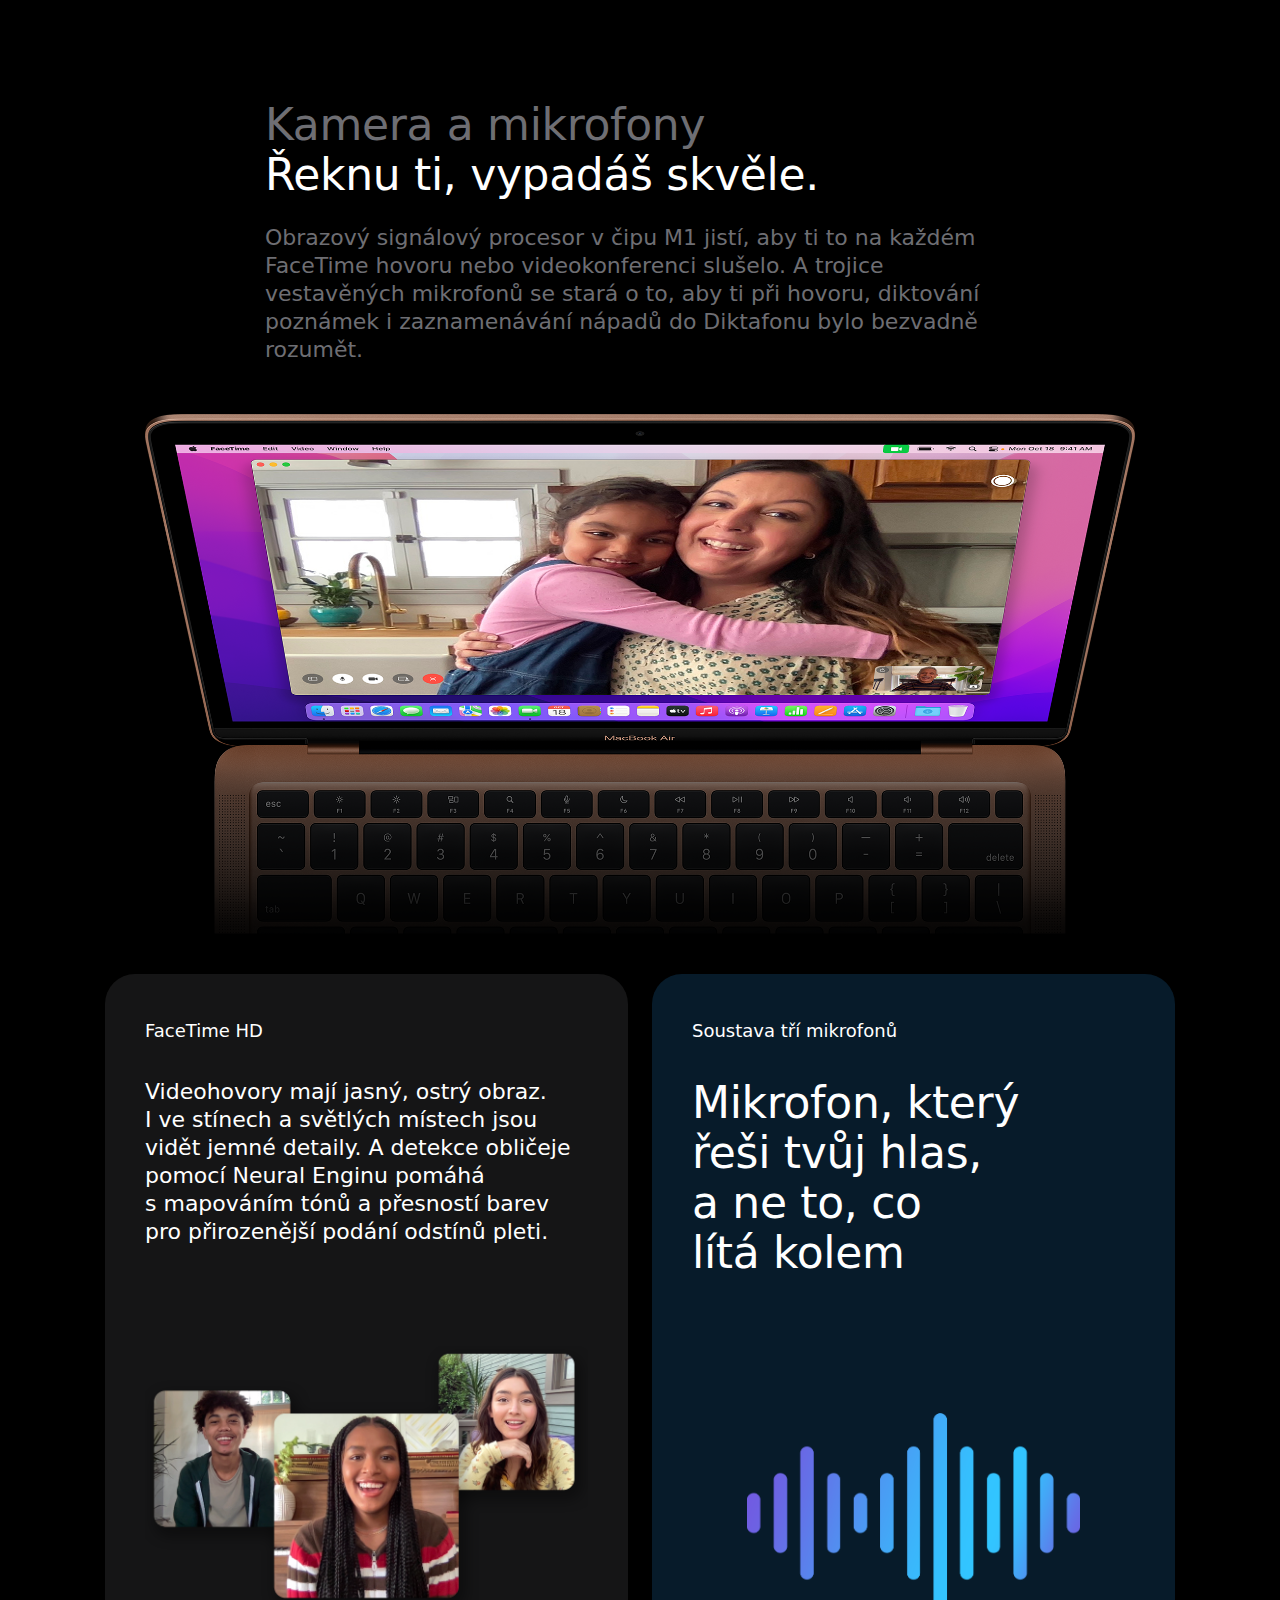
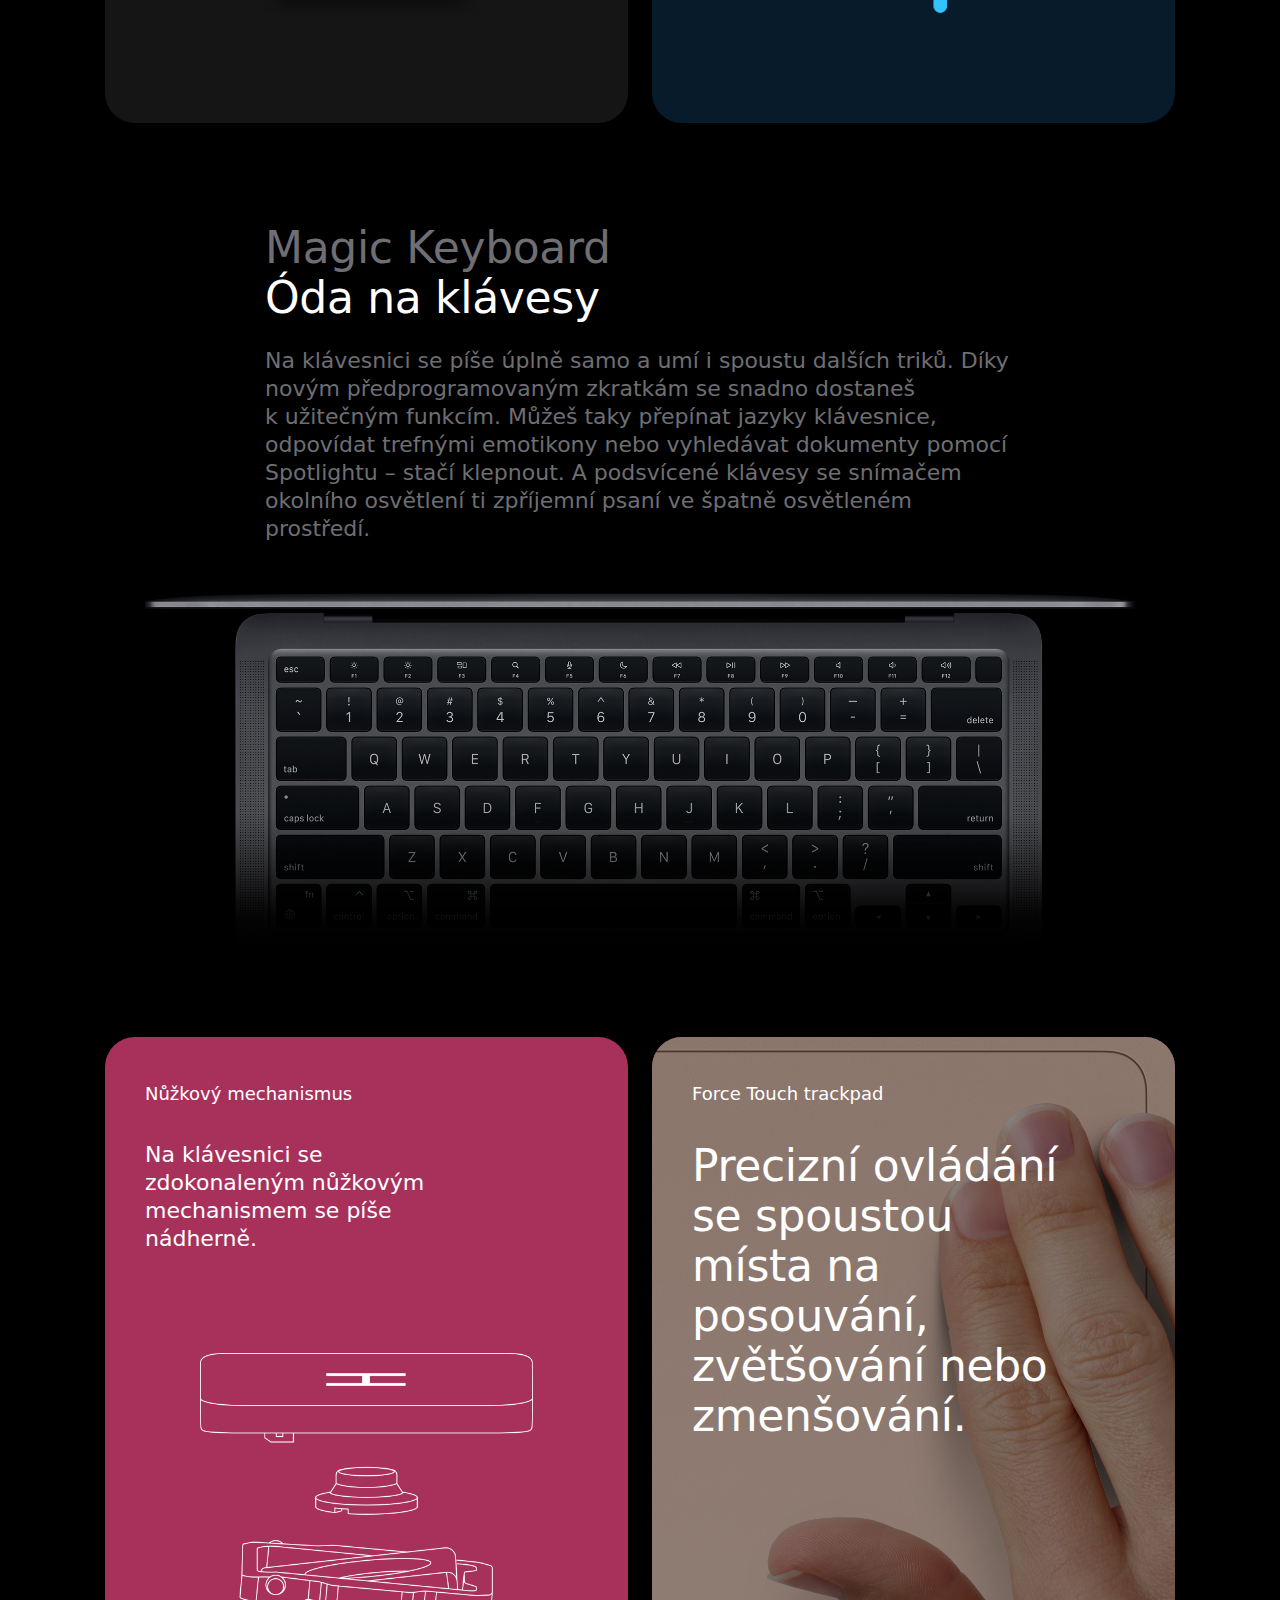
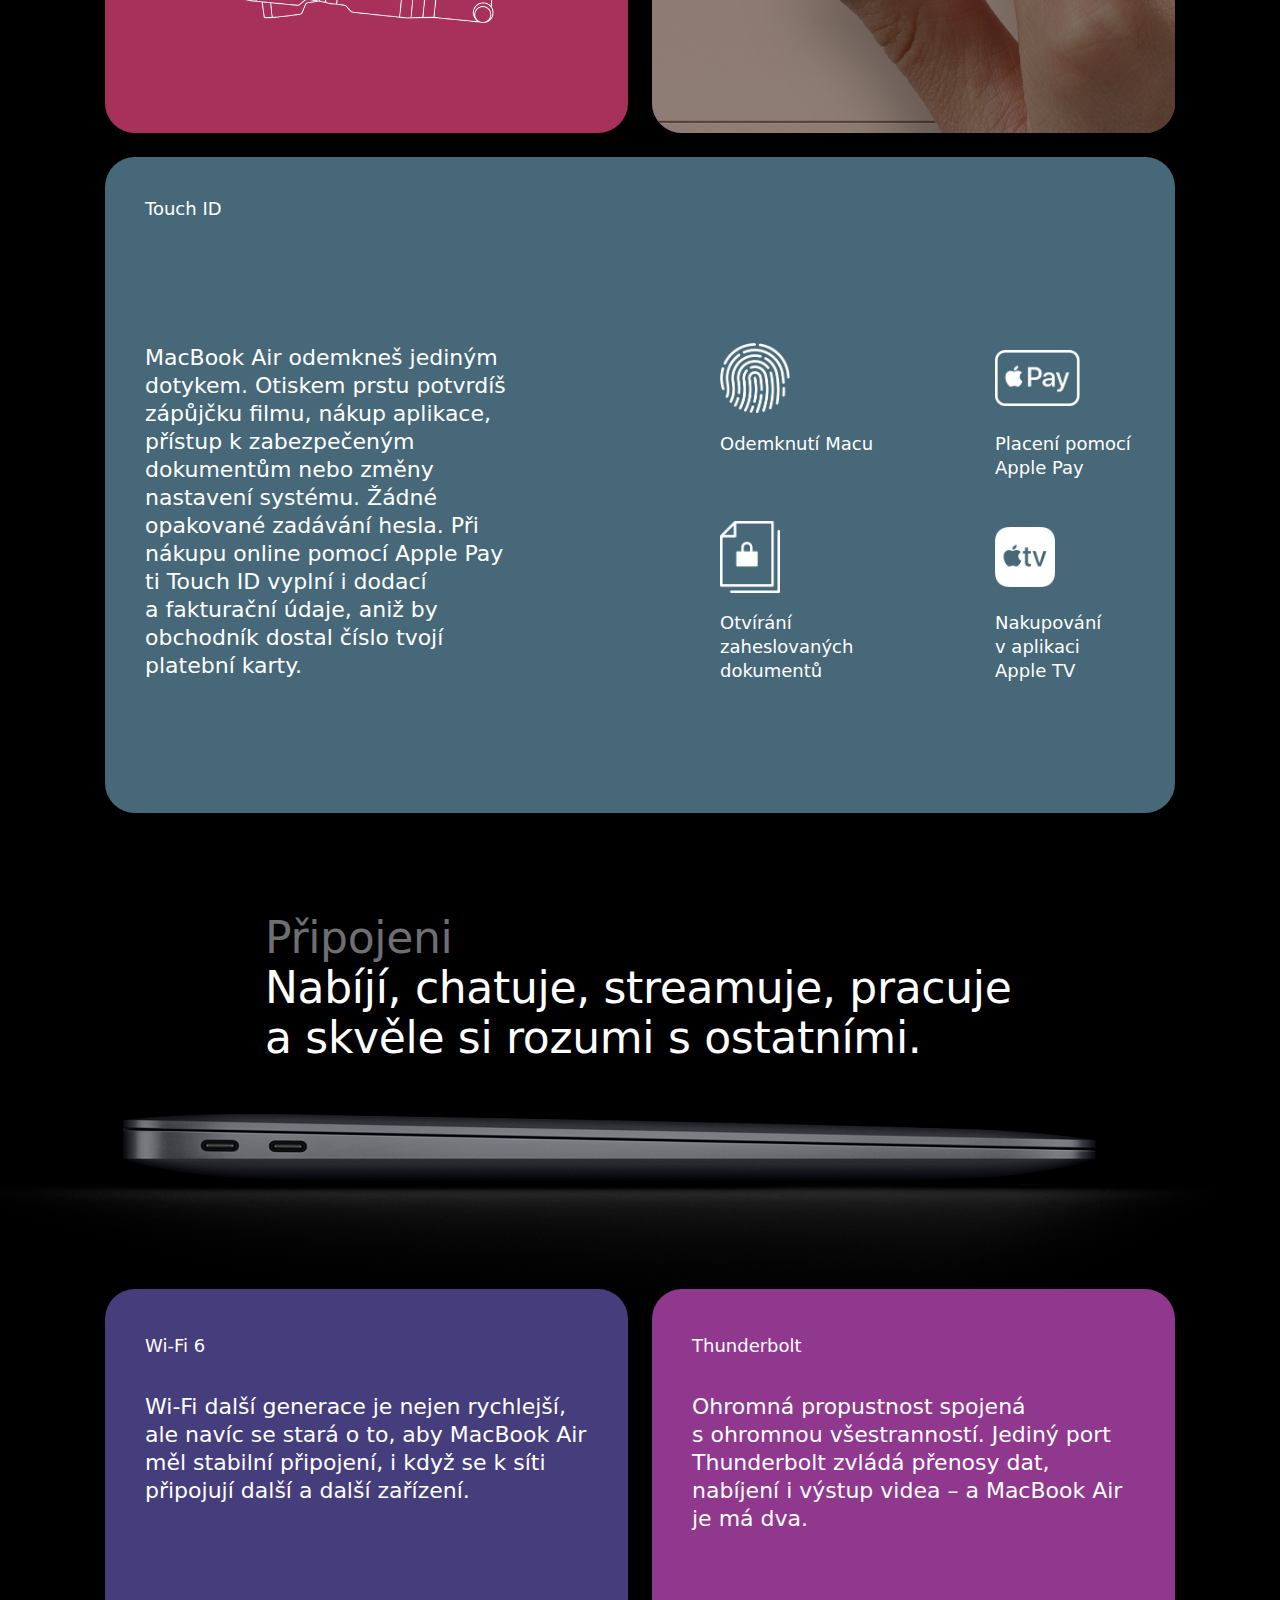
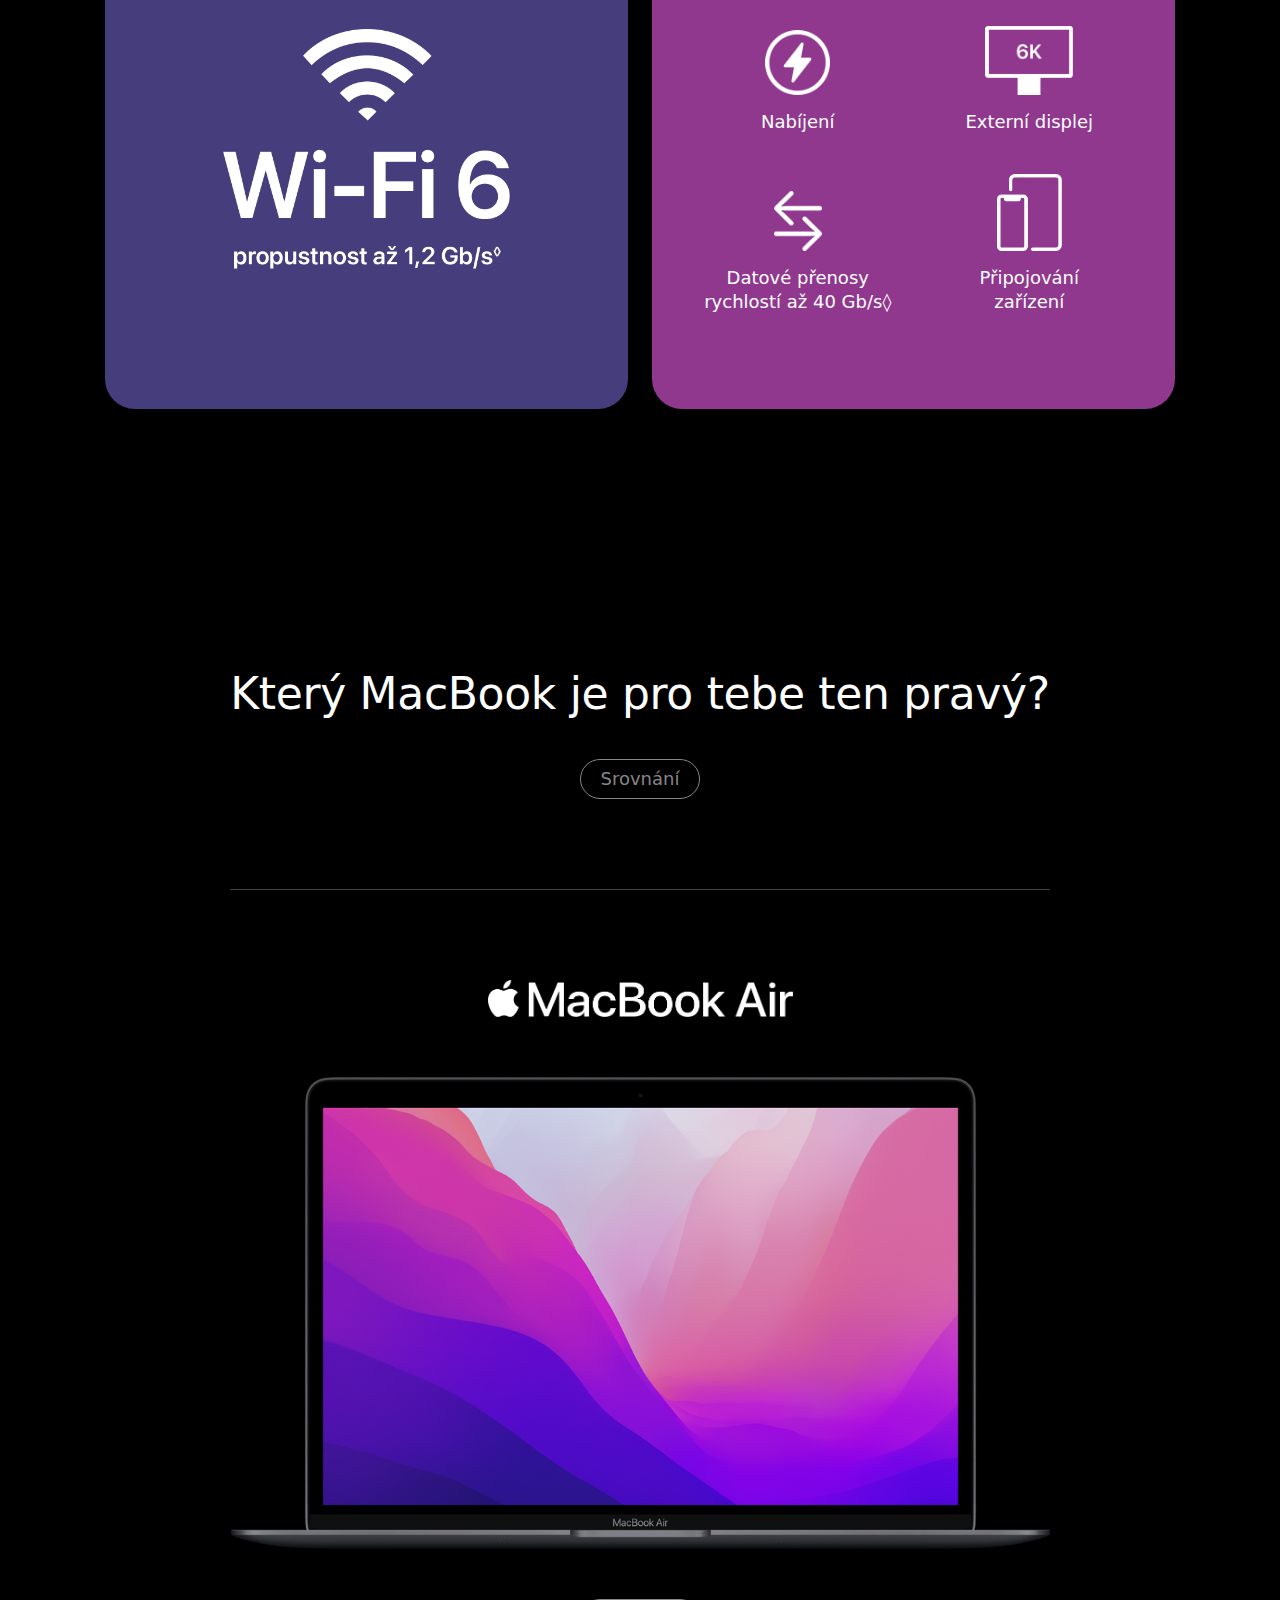
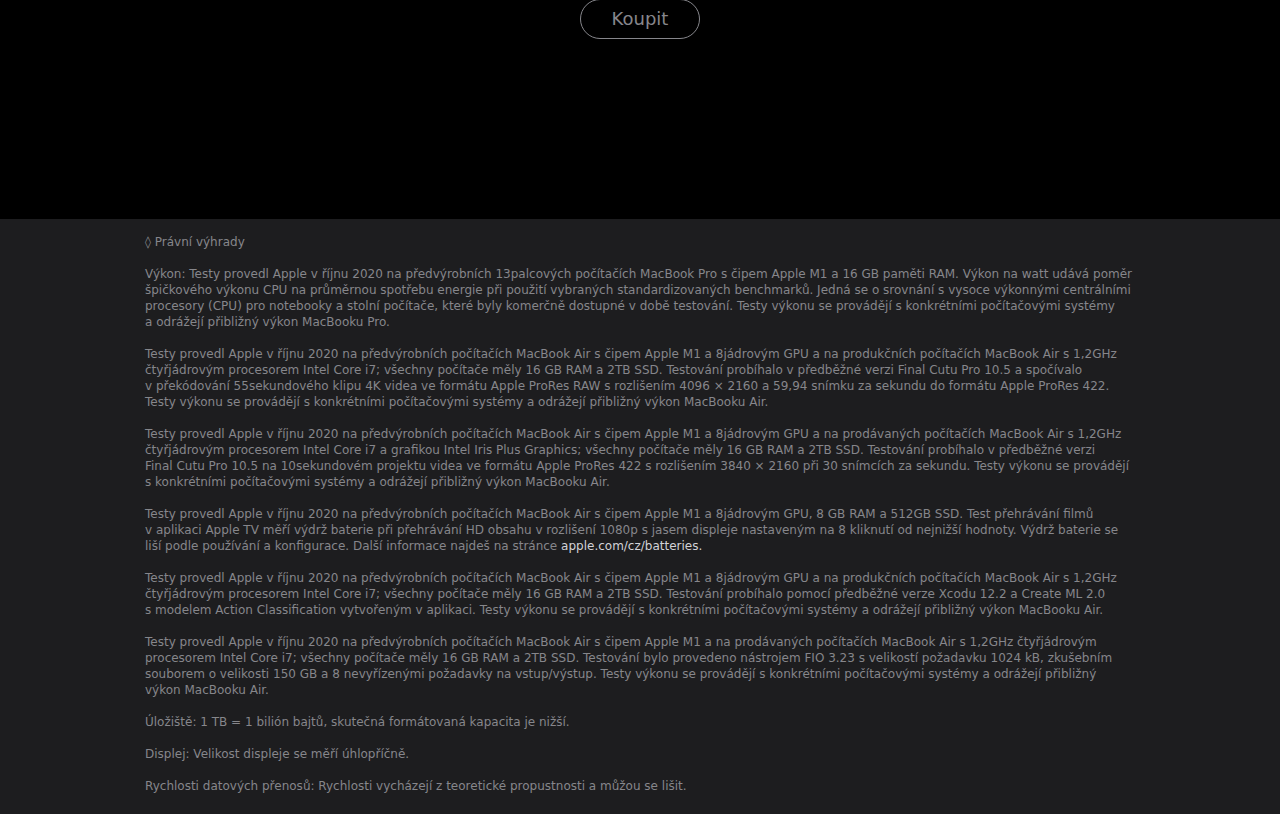
<file: macBookAir-2/index.html>
<!DOCTYPE html>
<html lang="en">

<head>
  <meta charset="UTF-8" />
  <meta http-equiv="X-UA-Compatible" content="IE=edge" />
  <meta name="viewport" content="width=device-width, initial-scale=1.0" />
  <link rel="stylesheet" href="css/main.css" />
  <title>CZCS_MacBookAir_M1_Q322_Web_Marketing_Page_Large_2</title>
</head>

<body>
  <main class="main">
    <!-- hero start
    =========================================== -->
    <section class="hero">
      <div class="auto__container">
        <div class="hero__inner">
          <div class="hero__inner-content">
            <h1>
              <span>
                Kamera <br> a mikrofony
              </span>
              Řeknu ti, <br> vypadáš skvěle.
            </h1>
            <p class="mid">
              Obrazový signálový procesor <br> v čipu M1 jistí, aby ti to na <br>každém FaceTime hovoru <br> nebo videokonferenci <br>
              slušelo. A trojice vestavěných <br> mikrofonů se stará o to, <br>aby ti při hovoru, diktování <br> poznámek
              i zaznamenávání <br> nápadů do Diktafonu bylo <br> bezvadně rozumět.
            </p>
          </div>

          <div class="hero__inner-image">
            <img src="./images/hero.png" alt="">
          </div>
        </div>
      </div>
    </section>
    <!-- hero end
    =========================================== -->
    <!-- intro start
    =========================================== -->
    <section class="intro">
      <div class="auto__container">
        <div class="intro__inner">
          <div class="intro__inner-row">
            <div class="intro__inner-col">
              <div class="intro__inner-title">
                <h6>
                  FaceTime HD
                </h6>
                <p>
                  Videohovory mají jasný, ostrý obraz. I ve stínech a světlých místech jsou vidět jemné detaily.
                  A detekce obličeje pomocí Neural Enginu pomáhá s mapováním tónů a přesností barev pro přirozenější
                  podání odstínů pleti.
                </p>
              </div>

              <div class="intro__inner-image">
                <img src="./images/faceTime.png" alt="">
              </div>
            </div>
            <div class="intro__inner-col blue">
              <div class="intro__inner-title">
                <h6>
                  Soustava tří mikrofonů
                </h6>
                <h2 class="ex">
                  Mikrofon, který <br> řeši tvůj hlas, <br>a ne to, <br class="mob"> co <br> lítá kolem
                </h2>
              </div>

              <div class="intro__inner-image sm">
                <img src="./images/microphone.png" alt="">
              </div>
            </div>
          </div>
        </div>
      </div>
    </section>
    <!-- intro end
    =========================================== -->
    <!-- hero start
    =========================================== -->
    <section class="hero">
      <div class="auto__container">
        <div class="hero__inner">
          <div class="hero__inner-content">
            <h2>
              <span>
                Magic <br> Keyboard
              </span>
              Óda na klávesy
            </h2>
            <p>
              Na klávesnici se píše úplně samo a umí i spoustu dalších triků. Díky novým předprogramovaným zkratkám se
              snadno dostaneš k užitečným funkcím. Můžeš taky přepínat jazyky klávesnice, odpovídat trefnými emotikony
              nebo vyhledávat dokumenty pomocí Spotlightu – stačí klepnout. A podsvícené klávesy se snímačem okolního
              osvětlení ti zpříjemní psaní ve špatně osvětleném prostředí.
            </p>
          </div>
          <div class="hero__inner-image">
            <img src="./images/hero2.png" alt="">
          </div>
        </div>
      </div>
    </section>
    <!-- hero end
    =========================================== -->
    <!-- intro start
    =========================================== -->
    <section class="intro">
      <div class="auto__container">
        <div class="intro__inner">
          <div class="intro__inner-row">
            <div class="intro__inner-col red">
              <div class="intro__inner-title">
                <h6>
                  Nůžkový mechanismus
                </h6>
                <p class="mid">
                  Na klávesnici se zdokonaleným nůžkovým mechanismem se píše nádherně.
                </p>
              </div>

              <div class="intro__inner-image sm">
                <img src="./images/blueprint.png" alt="">
              </div>
            </div>
            <div class="intro__inner-col purple">
              <div class="intro__inner-col-bg">
                <img src="./images/intro-bg.png" alt="">
              </div>
              <div class="intro__inner-title">
                <h6>
                  Force Touch trackpad
                </h6>
                <h2>
                  Precizní ovládání <br>
                  se spoustou <br>
                  místa na <br>
                  posouvání, <br>
                  zvětšování <br class="mob"> nebo <br>
                  zmenšování.
                </h2>
              </div>
            </div>
          </div>
        </div>
      </div>
    </section>
    <!-- intro end
    =========================================== -->
    <!-- touch start
    =========================================== -->
    <section class="touch">
      <div class="auto__container">
        <div class="touch__inner">
          <h6>
            Touch ID
          </h6>
          <div class="touch__inner-row">
            <div class="touch__inner-content">
              <p>
                MacBook Air odemkneš jediným dotykem. Otiskem prstu potvrdíš zápůjčku filmu, nákup aplikace, přístup
                k zabezpečeným dokumentům nebo změny nastavení systému. Žádné opakované zadávání hesla. Při nákupu
                online pomocí Apple Pay ti Touch ID vyplní i dodací a fakturační údaje, aniž by obchodník dostal číslo
                tvojí platební karty.
              </p>
            </div>
            <div class="touch__inner-grid">
              <div class="touchItem">
                <div class="touchItem__icon mid">
                  <img src="./images/icons/fingerprint.png" alt="">
                </div>
                <h6>
                  Odemknutí Macu
                </h6>
              </div>
              <div class="touchItem">
                <div class="touchItem__icon big">
                  <img src="./images/icons/apple pay.png" alt="">
                </div>
                <h6>
                  Placení pomocí <br> Apple Pay
                </h6>
              </div>
              <div class="touchItem">
                <div class="touchItem__icon">
                  <img src="./images/icons/secured.png" alt="">
                </div>
                <h6>
                  Otvírání zaheslovaných dokumentů
                </h6>
              </div>
              <div class="touchItem">
                <div class="touchItem__icon ">
                  <img src="./images/icons/apple tv.png" alt="">
                </div>
                <h6>
                  Nakupování <br>
                  v aplikaci <br>
                  Apple TV
                </h6>
              </div>
            </div>
          </div>
        </div>
      </div>
    </section>
    <!-- touch end
    =========================================== -->
    <!-- hero start
    =========================================== -->
    <section class="hero">
      <div class="auto__container">
        <div class="hero__inner">
          <div class="hero__inner-content">
            <h2>
              <span>
                Připojeni
              </span>
              Nabíjí, chatuje, streamuje, <br> pracuje a skvěle si rozumi <br> s ostatními.
            </h2>
          </div>
          <div class="hero__inner-image big">
            <img src="./images/hero3.png" alt="">
          </div>
        </div>
      </div>
    </section>
    <!-- hero end
    =========================================== -->
    <!-- intro start
    =========================================== -->
    <section class="intro">
      <div class="auto__container">
        <div class="intro__inner">
          <div class="intro__inner-row">
            <div class="intro__inner-col violet">
              <div class="intro__inner-title">
                <h6>
                  Wi-Fi 6
                </h6>
                <p>
                  Wi-Fi další generace je nejen rychlejší, ale navíc se stará o to, aby MacBook Air měl stabilní
                  připojení, i když se k síti připojují další a další zařízení.
                </p>
              </div>
              <div class="intro__inner-image ex">
                <img src="./images/wifi.png" alt="">
              </div>
            </div>
            <div class="intro__inner-col purple">
              <div class="intro__inner-title sm">
                <h6>
                  Thunderbolt
                </h6>
                <p>
                  Ohromná propustnost spojená s ohromnou všestranností. Jediný port Thunderbolt zvládá přenosy dat,
                  nabíjení i výstup videa – a MacBook Air je má dva.
                </p>
              </div>
              <div class="intro__inner-grid">
                <div class="introItem">
                  <div class="introItem__icon">
                    <img src="./images/icons/lightning.png" alt="">
                  </div>
                  <h6>
                    Nabíjení
                  </h6>
                </div>
                <div class="introItem">
                  <div class="introItem__icon big">
                    <img src="./images/icons/6K.png" alt="">
                  </div>
                  <h6>
                    Externí displej
                  </h6>
                </div>
                <div class="introItem">
                  <div class="introItem__icon sm">
                    <img src="./images/icons/arrows.png" alt="">
                  </div>
                  <h6>
                    Datové přenosy <br> rychlostí až 40 Gb/s◊
                  </h6>
                </div>
                <div class="introItem">
                  <div class="introItem__icon">
                    <img src="./images/icons/tablet.png" alt="">
                  </div>
                  <h6>
                    Připojování <br> zařízení
                  </h6>
                </div>
              </div>
            </div>
          </div>
        </div>
      </div>
    </section>
    <!-- intro end
    =========================================== -->
    <!-- footer start
    =========================================== -->
    <footer class="footer">
      <div class="auto__container">
        <div class="footer__inner">
          <div class="footer__inner-title">
            <h2>
              Který MacBook je pro tebe ten pravý?
            </h2>
            <a href="#" class="button">
              Srovnání
            </a>
          </div>
          <div class="footer__inner-main">
            <div class="footer__inner-logo">
              <img src="./images/footer-logo.png" alt="">
            </div>
            <div class="footer__inner-image">
              <img src="./images/footer-image.png" alt="">
            </div>
            <a href="#" class="button">
              Koupit
            </a>
          </div>
        </div>
      </div>
    </footer>
    <!-- footer end
    =========================================== -->
    <!-- copy start
    =========================================== -->
    <section class="copy">
      <div class="auto__container">
        <div class="copy__inner">
          <p class="sm">
            ◊ Právní výhrady
            <br><br>
            Výkon: Testy provedl Apple v říjnu 2020 na předvýrobních 13palcových počítačích MacBook Pro s čipem Apple M1
            a 16 GB paměti RAM. Výkon na watt udává poměr špičkového výkonu CPU na průměrnou spotřebu energie při
            použití vybraných standardizovaných benchmarků. Jedná se o srovnání s vysoce výkonnými centrálními procesory
            (CPU) pro notebooky a stolní počítače, které byly komerčně dostupné v době testování. Testy výkonu se
            provádějí s konkrétními počítačovými systémy a odrážejí přibližný výkon MacBooku Pro.
            <br> <br>
            Testy provedl Apple v říjnu 2020 na předvýrobních počítačích MacBook Air s čipem Apple M1 a 8jádrovým GPU a na produkčních počítačích MacBook Air s 1,2GHz čtyřjádrovým procesorem Intel Core i7; všechny počítače měly 16 GB RAM a 2TB SSD. Testování probíhalo v předběžné verzi Final Cutu Pro 10.5 a spočívalo v překódování 55sekundového klipu 4K videa ve formátu Apple ProRes RAW s rozlišením 4096 × 2160 a 59,94 snímku za sekundu do formátu Apple ProRes 422. Testy výkonu se provádějí s konkrétními počítačovými systémy a odrážejí přibližný výkon MacBooku Air.
            <br> <br>
            Testy provedl Apple v říjnu 2020 na předvýrobních počítačích MacBook Air s čipem Apple M1 a 8jádrovým GPU a na prodávaných počítačích MacBook Air s 1,2GHz čtyřjádrovým procesorem Intel Core i7 a grafikou Intel Iris Plus Graphics; všechny počítače měly 16 GB RAM a 2TB SSD. Testování probíhalo v předběžné verzi Final Cutu Pro 10.5 na 10sekundovém projektu videa ve formátu Apple ProRes 422 s rozlišením 3840 × 2160 při 30 snímcích za sekundu. Testy výkonu se provádějí s konkrétními počítačovými systémy a odrážejí přibližný výkon MacBooku Air.
            <br> <br>
            Testy provedl Apple v říjnu 2020 na předvýrobních počítačích MacBook Air s čipem Apple M1 a 8jádrovým GPU, 8 GB RAM a 512GB SSD. Test přehrávání filmů v aplikaci Apple TV měří výdrž baterie při přehrávání HD obsahu v rozlišení 1080p s jasem displeje nastaveným na 8 kliknutí od nejnižší hodnoty. Výdrž baterie se liší podle používání a konfigurace. Další informace najdeš na stránce <a href="#">apple.com/cz/batteries.</a> 
            <br> <br>
            Testy provedl Apple v říjnu 2020 na předvýrobních počítačích MacBook Air s čipem Apple M1 a 8jádrovým GPU a na produkčních počítačích MacBook Air s 1,2GHz čtyřjádrovým procesorem Intel Core i7; všechny počítače měly 16 GB RAM a 2TB SSD. Testování probíhalo pomocí předběžné verze Xcodu 12.2 a Create ML 2.0 s modelem Action Classification vytvořeným v aplikaci. Testy výkonu se provádějí s konkrétními počítačovými systémy a odrážejí přibližný výkon MacBooku Air.
            <br> <br>
            Testy provedl Apple v říjnu 2020 na předvýrobních počítačích MacBook Air s čipem Apple M1 a na prodávaných počítačích MacBook Air s 1,2GHz čtyřjádrovým procesorem Intel Core i7; všechny počítače měly 16 GB RAM a 2TB SSD. Testování bylo provedeno nástrojem FIO 3.23 s velikostí požadavku 1024 kB, zkušebním souborem o velikosti 150 GB a 8 nevyřízenými požadavky na vstup/výstup. Testy výkonu se provádějí s konkrétními počítačovými systémy a odrážejí přibližný výkon MacBooku Air.
            <br> <br>
            Úložiště: 1 TB = 1 bilión bajtů, skutečná formátovaná kapacita je nižší.
            <br> <br>
            Displej: Velikost displeje se měří úhlopříčně. 
            <br> <br>
            Rychlosti datových přenosů: Rychlosti vycházejí z teoretické propustnosti a můžou se lišit.
          </p>
        </div>
      </div>
    </section>
    <!-- copy end
    =========================================== -->
  </main>
</body>

</html>
</file>
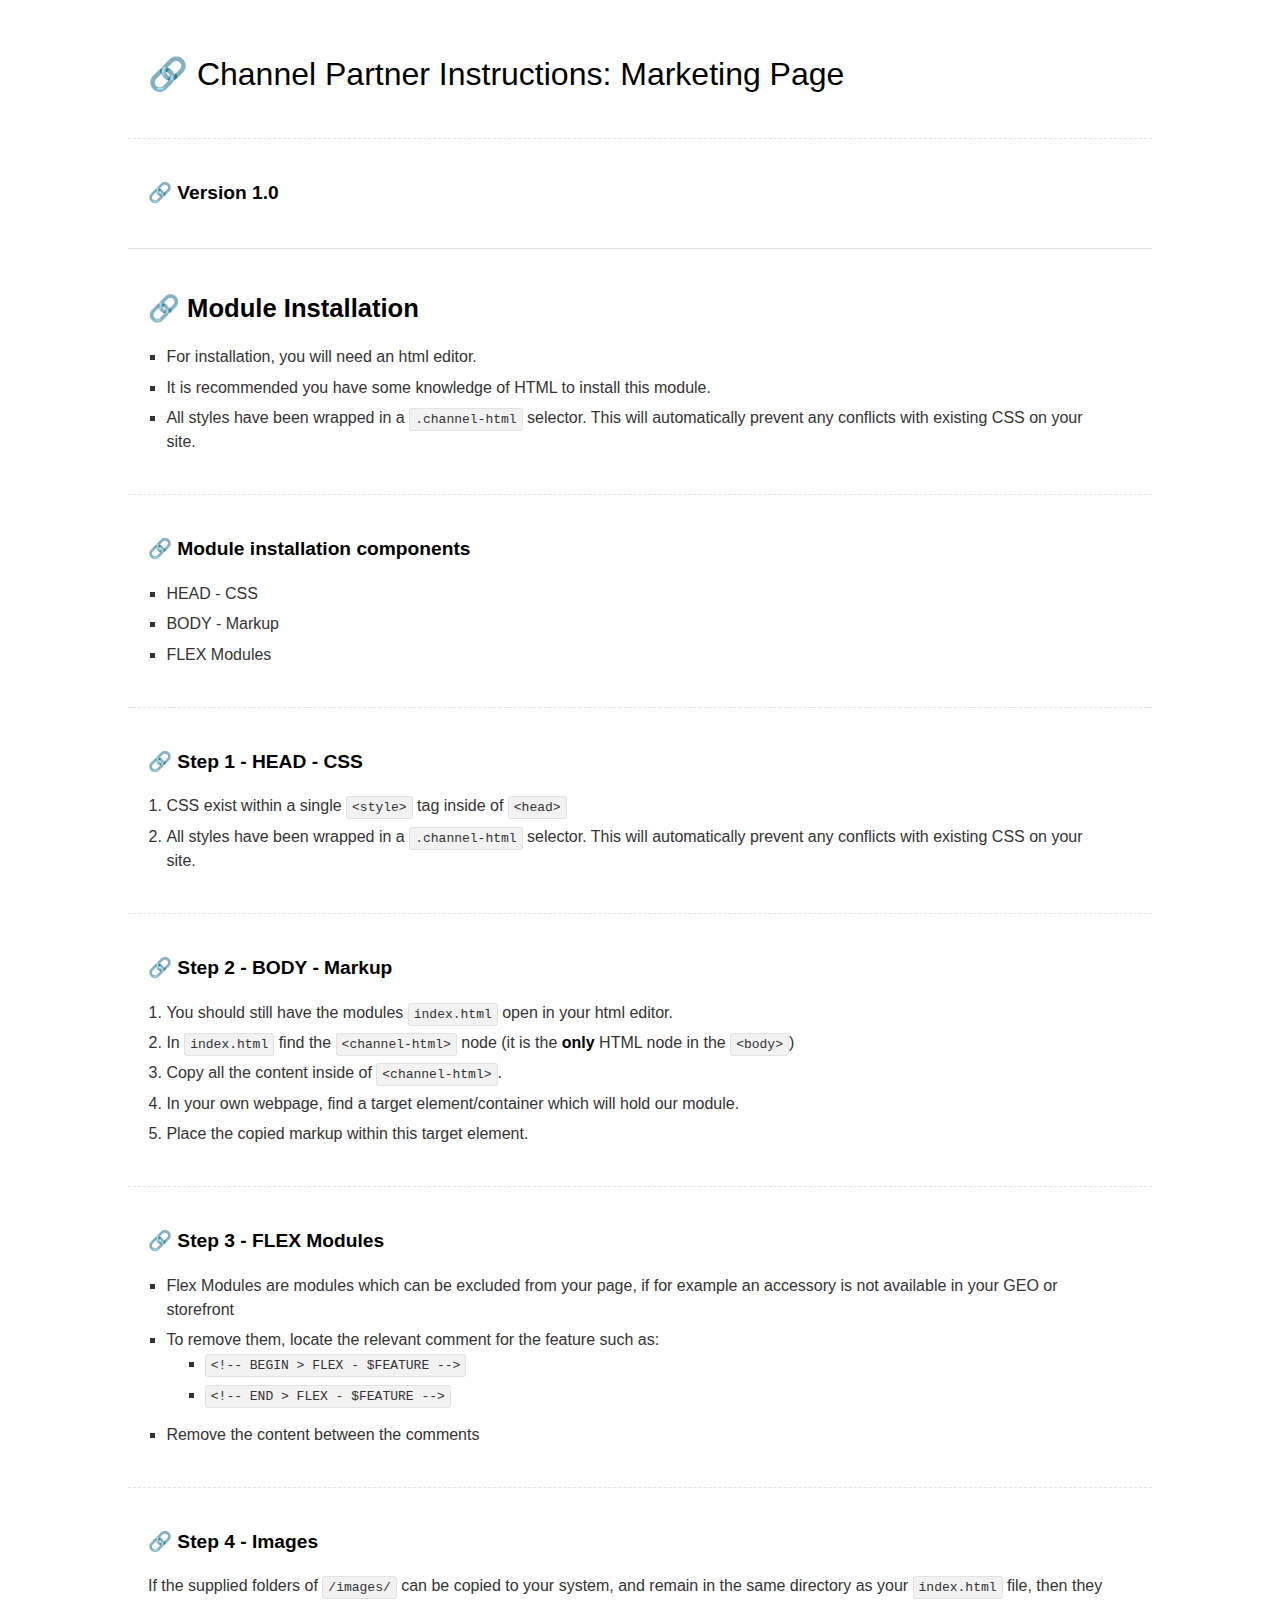
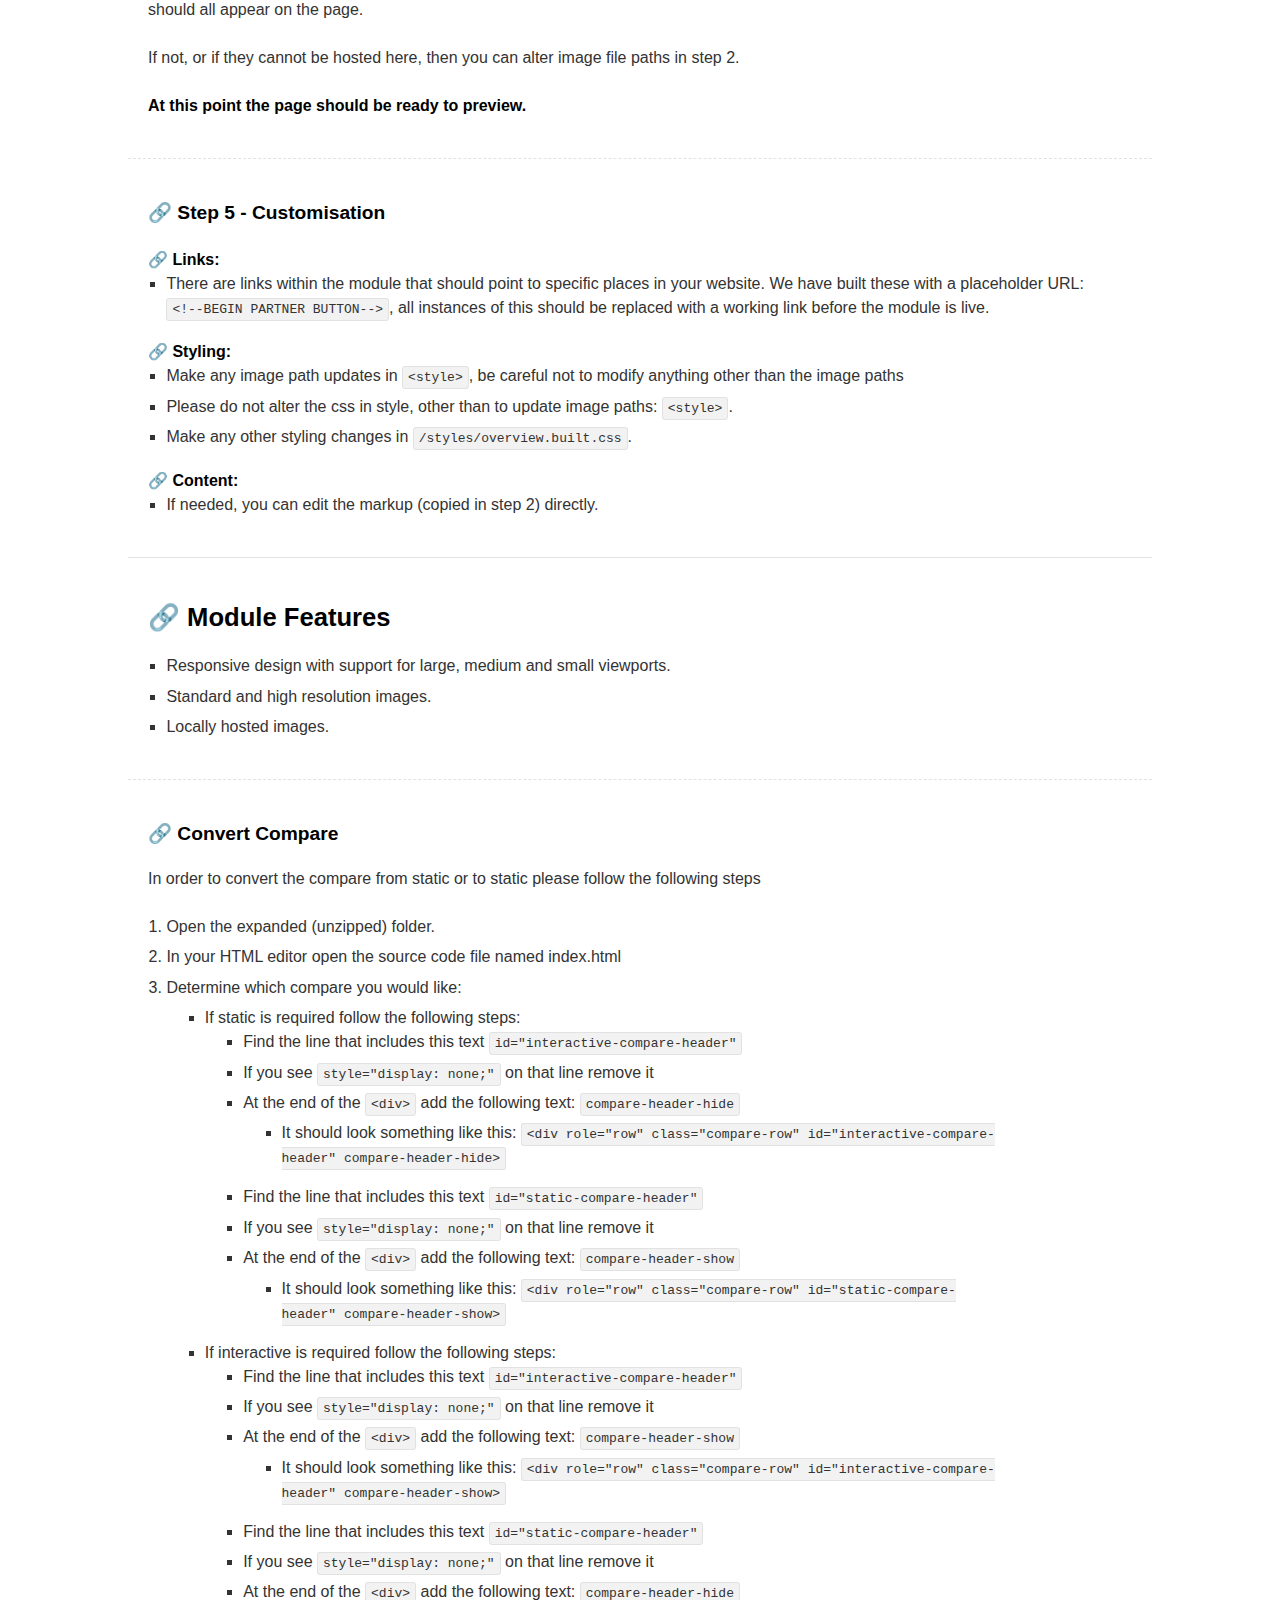
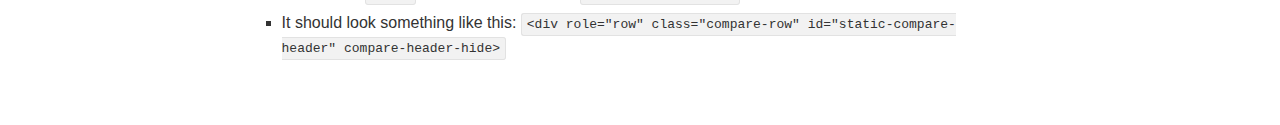
<file: macBookAir(last)/PARTNER_README_CHANNEL.html>
<!DOCTYPE html>
<html class="no-js" xmlns="http://www.w3.org/1999/xhtml" xml:lang="en-US" lang="en-US">
<head>
  <meta charset="utf-8"/>
  <meta name="viewport" content="width=device-width, initial-scale=1, maximum-scale=1, user-scalable=0"/>
  <meta name="referrer" content="never"/>
  <title>Channel Partner Instructions: Marketing Page</title>
  <style>
    html {
      font-size: 100%;
      -ms-text-size-adjust: 100%;
      -webkit-text-size-adjust: 100%;
      text-rendering: optimizeLegibility;
      -webkit-font-smoothing: antialiased;
      -moz-osx-font-smoothing: grayscale;
      -moz-font-feature-settings: "liga", "kern";
    }

    body {
      margin: 0;
      padding: 0;
    }

    ul, ol, li, dl, dt, dd, h1, h2, h3, h4, h5, h6, hgroup, p, blockquote, figure, form, fieldset, input, legend, pre, abbr {
      margin: 0;
      padding: 0;
    }

    pre, code, address, caption, th, figcaption {
      font-size: 1em;
      font-weight: normal;
      font-style: normal;
    }

    fieldset, iframe, img {
      border: none;
    }

    caption, th {
      text-align: left;
    }

    table {
      border-spacing: 0;
      border-collapse: collapse;
    }

    article, aside, footer, header, nav, main, section, summary, details, hgroup, figure, figcaption {
      display: block;
    }

    audio, canvas, video, progress {
      display: inline-block;
      vertical-align: baseline;
    }

    button {
      vertical-align: middle;
      font: inherit;
    }

    body {
      overflow-x: hidden;
      margin: 0 auto;
      min-width: 320px;
      max-width: 1024px;
      padding: 50px;
      background-color: white;
      color: #333;
      line-height: 1.5;
      font-family: -apple-system, BlinkMacSystemFont, "Helvetica Neue", "Helvetica", "sans-serif";
      font-weight: normal;
      font-style: normal;
      -webkit-font-smoothing: antialiased;
    }

    body > * {
      padding: 0 20px;
    }

    a[href] {
      color: #08c;
      text-decoration: none;
    }

    a[href]:hover {
      text-decoration: underline;
    }

    h1, h2, h3, h4, h5, h6, b, strong, th, dt {
      color: #000;
      font-weight: 600;
    }

    h1 {
      margin-bottom: 18px;
      font-size: 2em;
    }

    h2 {
      margin-top: 40px;
      margin-bottom: 18px;
      padding-top: 40px;
      border-top: 1px solid #e2e2e2;
      font-size: 1.6em;
    }

    h3 {
      margin-top: 40px;
      margin-bottom: 18px;
      padding-top: 40px;
      border-top: 1px dashed #e2e2e2;
      font-size: 1.2em;
    }

    h4 {
      margin-top: 20px;
      font-size: 1em;
      line-height: 1.5;
    }

    h1 {
      font-weight: normal;
    }

    h1 em {
      color: #999;
      font-style: normal;
    }

    h1 strong {
      color: #ccc;
      font-weight: normal;
    }

    del {
      text-decoration: line-through;
    }

    ins {
      background: rgba(255, 255, 204, .25);
      text-decoration: none;
    }

    hr {
      border: none;
      border-bottom: 1px solid #d6d6d6;
      height: 0;
    }

    blockquote {
      border-left: 1px solid #e3e3e3;
      margin-left: 1em;
      padding: 1em 1em 0;
      position: relative;
      overflow: hidden;
      margin-top: 1em;
    }

    p {
      margin: 0 0 1.5em;
    }

    h2 + p {
      margin-top: -1.1em;
    }

    ul, ol {
      margin: 0 0 1em;
      padding: 0 2.4em;
    }

    p + ul {
      margin-top: -1.1em;
    }

    ol li, ul li {
      margin-bottom: .4em;
      list-style-position: outside;
    }

    ul li {
      list-style-type: square;
    }

    table {
      margin-bottom: 1.8em;
      margin-left: 2%;
      width: 96%;
      padding: 0;
      border: 1px solid #e2e2e2;
      table-layout: auto;
      font-size: 0.875em;
    }

    table caption {
      padding: 10px 20px;
      border: 1px solid #e2e2e2;
      border-bottom: none;
      background: rgba(0, 0, 0, .05);
      font-weight: bold;
    }

    table th {
      padding: 10px 20px;
      border-bottom: 1px solid #e2e2e2;
      border-left: 1px solid #e2e2e2;
      background: rgba(0, 0, 0, .05);
      font-weight: bold;
    }

    table th:empty {
      border-left: none;
    }

    table td {
      width: 50%;
      padding: 10px 20px;
      border-right: 1px solid #e2e2e2;
      border-bottom: 1px solid #e2e2e2;
    }

    table td:nth-child(1):nth-last-child(3),
    table td:nth-child(2):nth-last-child(2),
    table td:nth-child(3):nth-last-child(1) {
      width: 33%;
    }

    table tr:nth-of-type(even) td {
      background: rgba(0, 0, 0, .03);
    }

    table tr td:last-child {
      border-right: 0;
    }

    img {
      display: block;
      margin: 0 auto 1.5em;
      max-width: 80%;
      height: auto;
      border: 2px solid #e2e2e2;
    }

    img + img {
      display: inline-block;
      margin-top: -1.25em;
      max-width: 39.6%;
    }

    h2 + p + img {
      margin-top: 1.5em;
    }

    pre {
      overflow: auto;
      margin: 1em 20px 1.8462em;
      padding: 6px 10px;
      border: 1px solid #e2e2e2;
      border-radius: 3px;
      background: rgba(0, 0, 0, .05);
    }

    .dependencies {
      margin: 0 0 40px;
      padding: 0;
    }

    .dependencies > h1 {
      padding: 40px 20px 0;
      border-top: 1px solid #e2e2e2;
      font-size: 1.6em;
    }

    .dependency input[type="checkbox"] {
      display: none;
    }

    .dependency label {
      display: block;
      margin: 40px 0 18px;
      padding: 40px 20px 0;
      border-top: 1px dashed #e2e2e2;
      font-size: 1.2em;
      cursor: pointer;
      -webkit-user-select: none;
      -moz-user-select: none;
      user-select: none;
    }

    .dependency label:after {
      display: inline-block;
      color: #000;
      content: '›';
      margin-left: .3em;
      font-size: 1.35em;
      line-height: .45;
    }

    .dependency :checked + label:after {
      -webkit-transform: rotate(90deg);
      -moz-transform: rotate(90deg);
      transform: rotate(90deg);
    }

    .dependency .dependency-content {
      display: none;
      padding: 0 20px;
    }

    .dependency :checked ~ .dependency-content {
      display: block;
    }

    .dependency .dependency-content :first-child {
      padding-top: 0;
      border-top: none;
    }

    .sosumi {
      margin-top: 40px;
      padding-top: 40px;
      border-top: 1px solid #e2e2e2;
      font-size: .625em;
    }

    .navigationbar {
      position: fixed;
      top: 0;
      left: 0;
      right: 0;
      background: #333;
      color: #fff;
      text-align: center;
    }

    .navigationbar ul, .navigationbar li {
      padding: 0;
      margin: 0;
    }

    .navigationbar li {
      display: inline-block;
      padding: 0.3em 1em;
    }

    .navigationbar a {
      color: #fff;
    }

    .navigationbar-back a {
      color: #999;
    }

    @media only screen and (max-width: 460px) {
      html {
        overflow-x: hidden;
      }

      body {
        padding: 20px 0;
      }
    }

    @media print {
      body {
        width: 1024px;
      }

      a[href]:after {
        content: " (" attr(href) ") ";
        font-size: 90%;
      }

      a[href^="rdar://"]:after {
        content: "";
      }
    }
  </style>
</head>
<body>

<h1 id="channel-partner-instructions" class="typography-headline"><a class="permalink" href="#channel-partner-instructions" aria-hidden="true">🔗</a> Channel Partner Instructions: Marketing Page</h1>
<h3 id="version-13" class="typography-label"><a class="permalink" href="#version-1" aria-hidden="true">🔗</a> Version 1.0</h3>

<h2 id="module-installation" class="typography-callout list-title"><a class="permalink" href="#module-installation" aria-hidden="true">🔗</a> Module Installation</h2>
<ul class="list">
  <li>For installation, you will need an html editor.</li>
  <li>It is recommended you have some knowledge of HTML to install this module.</li>
  <li>All styles have been wrapped in a <code>.channel-html</code> selector. This will automatically prevent any conflicts with existing CSS on your site.</li>
</ul>
<h3 id="module-installation-components" class="typography-label list-title"><a class="permalink" href="#module-installation-components" aria-hidden="true">🔗</a> Module installation components</h3>
<ul class="list">
  <li>HEAD - CSS</li>
  <li>BODY - Markup</li>
  <li>FLEX Modules</li>
</ul>
<h3 id="step-1-head-css" class="typography-label list-title"><a class="permalink" href="#step-1-head-css" aria-hidden="true">🔗</a> Step 1 - HEAD - CSS</h3>
<ol class="list">
  <li>CSS exist within a single <code>&lt;style&gt;</code> tag inside of <code>&lt;head&gt;</code></li>
  <li>All styles have been wrapped in a <code>.channel-html</code> selector. This will automatically prevent any conflicts with existing CSS on your site.</li>
</ol>
<h3 id="step-2-body-markup" class="typography-label list-title"><a class="permalink" href="#step-2-body-markup" aria-hidden="true">🔗</a> Step 2 - BODY - Markup</h3>
<ol class="list">
  <li>You should still have the modules <code>index.html</code> open in your html editor.</li>
  <li>In <code>index.html</code> find the <code>&lt;channel-html&gt;</code> node (it is the <strong>only</strong> HTML node in the <code>&lt;body&gt;</code>)</li>
  <li>Copy all the content inside of <code>&lt;channel-html&gt;</code>.
  <li>In your own webpage, find a target element/container which will hold our module.</li>
  <li>Place the copied markup within this target element.</li>
</ol>

<h3 id="step-3-flex-modules" class="typography-label list-title"><a class="permalink" href="#step-3-flex-modules" aria-hidden="true">🔗</a> Step 3 - FLEX Modules</h3>
<ul>
  <li class="has-line-data" data-line-start="0" data-line-end="1">Flex Modules are modules which can be excluded from your page, if for example an accessory is not available in your GEO or storefront</li>
  <li class="has-line-data" data-line-start="1" data-line-end="4">To remove them, locate the relevant comment for the feature such as:
    <ul>
      <li class="has-line-data" data-line-start="2" data-line-end="3"><code>&lt;!-- BEGIN &gt; FLEX - $FEATURE --&gt;</code></li>
      <li class="has-line-data" data-line-start="3" data-line-end="4"><code>&lt;!-- END &gt; FLEX - $FEATURE --&gt;</code></li>
    </ul>
  </li>
  <li class="has-line-data" data-line-start="4" data-line-end="5">Remove the content between the comments</li>
</ul>
<h3 id="step-3-images" class="typography-label"><a class="permalink" href="#step-3-images" aria-hidden="true">🔗</a> Step 4 - Images</h3>
<p>If the supplied folders of <code>/images/</code> can be copied to your system, and remain in the same directory as your <code>index.html</code> file, then they should all appear on the page.</p>
<p>If not, or if they cannot be hosted here, then you can alter image file paths in step 2.</p>
<p class="paragraph-title"><strong>At this point the page should be ready to preview.</strong></p>
<h3 id="step-4-customisation" class="typography-label"><a class="permalink" href="#step-4-customisation" aria-hidden="true">🔗</a> Step 5 - Customisation</h3>
<h4 id="links" class="typography-body list-title"><a class="permalink" href="#links" aria-hidden="true">🔗</a> Links:</h4>
<ul class="list">
  <li>There are links within the module that should point to specific places in your website. We have built these with a placeholder URL:
    <code>&lt;!--BEGIN PARTNER BUTTON--&gt;</code>, all instances of this should be replaced with a working link before the module is live.
  </li>
</ul>
<h4 id="styling" class="typography-body list-title"><a class="permalink" href="#styling" aria-hidden="true">🔗</a> Styling:</h4>
<ul class="list">
  <li>Make any image path updates in <code>&lt;style&gt;</code>, be careful not to modify anything other than the image paths</li>
  <li>Please do not alter the css in style, other than to update image paths: <code>&lt;style&gt;</code>.</li>
  <li>Make any other styling changes in <code>/styles/overview.built.css</code>.</li>
</ul>
<h4 id="content" class="typography-body list-title"><a class="permalink" href="#content" aria-hidden="true">🔗</a> Content:</h4>
<ul class="list">
  <li>If needed, you can edit the markup (copied in step 2) directly.</li>
</ul>

<h2 id="module-features" class="typography-callout list-title"><a class="permalink" href="#module-features" aria-hidden="true">🔗</a> Module Features</h2>
<ul class="list">
  <li>Responsive design with support for large, medium and small viewports.</li>
  <li>Standard and high resolution images.</li>
  <li>Locally hosted images.</li>
</ul>

<h3 id="convert-compare" class="typography-callout list-title"><a class="permalink" href="#convert-compare" aria-hidden="true">🔗</a> Convert Compare</h3>
<p>In order to convert the compare from static or to static please follow the following steps</p>
<ol>
  <li>Open the expanded (unzipped) folder.</li>
  <li>In your HTML editor open the source code file named index.html</li>
  <li>Determine which compare you would like:</li>
  <ul>
    <li>If static is required follow the following steps:
      <ol>
        <li>Find the line that includes this text <code>id="interactive-compare-header"</code></li>
        <li>If you see <code>style="display: none;"</code> on that line remove it</li>
        <li>At the end of the <code>&lt;div&gt;</code> add the following text: <code>compare-header-hide</code></li>
        <ol>
          <li>It should look something like this: <code>&lt;div  role="row" class="compare-row" id="interactive-compare-header" compare-header-hide&gt;</code></li>
        </ol>
        <li>Find the line that includes this text <code>id="static-compare-header"</code></li>
        <li>If you see <code>style="display: none;"</code> on that line remove it</li>
        <li>At the end of the <code>&lt;div&gt;</code> add the following text: <code>compare-header-show</code></li>
        <ol>
          <li>It should look something like this: <code>&lt;div  role="row" class="compare-row" id="static-compare-header" compare-header-show&gt;</code></li>
        </ol>
      </ol>
    </li>
    <li>If interactive is required follow the following steps:
      <ol>
        <li>Find the line that includes this text <code>id="interactive-compare-header"</code></li>
        <li>If you see <code>style="display: none;"</code> on that line remove it</li>
        <li>At the end of the <code>&lt;div&gt;</code> add the following text: <code>compare-header-show</code></li>
        <ol>
          <li>It should look something like this: <code>&lt;div  role="row" class="compare-row" id="interactive-compare-header" compare-header-show&gt;</code></li>
        </ol>
        <li>Find the line that includes this text <code>id="static-compare-header"</code></li>
        <li>If you see <code>style="display: none;"</code> on that line remove it</li>
        <li>At the end of the <code>&lt;div&gt;</code> add the following text: <code>compare-header-hide</code></li>
        <ol>
          <li>It should look something like this: <code>&lt;div  role="row" class="compare-row" id="static-compare-header" compare-header-hide&gt;</code></li>
        </ol>
      </ol>
    </li>
  </ul>
</ol>

<style>
  code {
    overflow: auto;
    margin: 0;
    padding: 3px 5px;
    border: 1px solid #e2e2e2;
    border-radius: 3px;
    background: rgba(0, 0, 0, .05);
  }

  pre code {
    overflow: auto;
    margin: 0;
    padding: 3px 5px;
    border: none;
    border-radius: 3px;
    background: rgba(0, 0, 0, 0);
  }
</style>


<script type="text/javascript"></script>
</body>
</html>
</file>
<file: macBookAir-2/css/main.css>
@import "./fonts/stylesheet.css";
html, body {
  scroll-behavior: smooth;
}

*,
*::before,
*::after {
  margin: 0;
  padding: 0;
  border: none;
  outline: none;
  -webkit-box-sizing: border-box;
          box-sizing: border-box;
}

button {
  outline: none;
}

button:focus {
  outline: none;
}

input::-webkit-outer-spin-button,
input::-webkit-inner-spin-button {
  -webkit-appearance: none;
  margin: 0;
}

/* width */
::-webkit-scrollbar {
  width: 8px;
}

/* Track */
::-webkit-scrollbar-track {
  background: #fff;
}

/* Handle */
::-webkit-scrollbar-thumb {
  background: rgba(0, 0, 0, 0.2);
  border-radius: 10px;
}

/* Handle on hover */
::-webkit-scrollbar-thumb:hover {
  background: rgba(0, 0, 0, 0.3);
}

/*** 
====================================================================
Global Settings
====================================================================
   ***/
body {
  font-family: system-ui, -apple-system, BlinkMacSystemFont, "Helvetica Neue", "Helvetica", "Arial", sans-serif;
  font-size: 22px;
  color: #fff;
  line-height: 28px;
  font-weight: 400;
  background: #000;
}

a {
  text-decoration: none;
  opacity: 1;
  color: #fff;
  -webkit-transition: 0.3s ease;
  transition: 0.3s ease;
  cursor: pointer;
}
a:hover {
  opacity: 0.88;
}

ul li {
  list-style: none;
}

.auto__container {
  position: relative;
  max-width: 1130px;
  margin: 0 auto;
  padding: 0 30px;
}

h1 {
  font-weight: 500;
  font-size: 44px;
  line-height: 50px;
  letter-spacing: -0.02rem;
}
h1 span {
  color: #6e6e73;
  display: block;
}

h2 {
  font-weight: 500;
  font-size: 44px;
  line-height: 50px;
  letter-spacing: -0.02rem;
}
h2 span {
  color: #6e6e73;
  display: block;
}

h6 {
  font-size: 18px;
  line-height: 24px;
  font-weight: 400;
}

p.sm {
  font-size: 12px;
  line-height: 16px;
}

.main {
  overflow: hidden;
}

.button {
  display: -webkit-inline-box;
  display: -ms-inline-flexbox;
  display: inline-flex;
  -webkit-box-pack: center;
      -ms-flex-pack: center;
          justify-content: center;
  -webkit-box-align: center;
      -ms-flex-align: center;
          align-items: center;
  font-size: 18px;
  line-height: 100%;
  font-weight: 400;
  padding: 10px;
  border-radius: 100px;
  color: #86868b;
  border: 1px solid #86868b;
  cursor: pointer;
  -webkit-transition: 0.3s ease;
  transition: 0.3s ease;
}
.button:hover {
  opacity: 0.8;
}
.button:focus {
  -webkit-box-shadow: 0 0 0 4px rgba(0, 125, 250, 0.8);
          box-shadow: 0 0 0 4px rgba(0, 125, 250, 0.8);
  border-color: transparent;
}

.footer {
  padding: 130px 0 180px;
  margin-top: 130px;
}
.footer__inner {
  display: -webkit-box;
  display: -ms-flexbox;
  display: flex;
  -webkit-box-orient: vertical;
  -webkit-box-direction: normal;
      -ms-flex-direction: column;
          flex-direction: column;
  -webkit-box-align: center;
      -ms-flex-align: center;
          align-items: center;
  text-align: center;
}
.footer__inner-title {
  display: -webkit-box;
  display: -ms-flexbox;
  display: flex;
  -webkit-box-orient: vertical;
  -webkit-box-direction: normal;
      -ms-flex-direction: column;
          flex-direction: column;
  -webkit-box-align: center;
      -ms-flex-align: center;
          align-items: center;
  border-bottom: 1px solid #424245;
  padding-bottom: 90px;
  margin-bottom: 90px;
}
.footer__inner-main {
  display: -webkit-box;
  display: -ms-flexbox;
  display: flex;
  -webkit-box-orient: vertical;
  -webkit-box-direction: normal;
      -ms-flex-direction: column;
          flex-direction: column;
  -webkit-box-align: center;
      -ms-flex-align: center;
          align-items: center;
}
.footer__inner-logo {
  width: 50%;
  max-width: 305px;
  display: -webkit-box;
  display: -ms-flexbox;
  display: flex;
  -webkit-box-pack: center;
      -ms-flex-pack: center;
          justify-content: center;
  -webkit-box-align: center;
      -ms-flex-align: center;
          align-items: center;
  margin-bottom: 60px;
}
.footer__inner-logo img {
  width: 100%;
}
.footer__inner-image {
  width: 90%;
  max-width: 910px;
  display: -webkit-box;
  display: -ms-flexbox;
  display: flex;
  -webkit-box-pack: center;
      -ms-flex-pack: center;
          justify-content: center;
  -webkit-box-align: center;
      -ms-flex-align: center;
          align-items: center;
  margin-bottom: 50px;
}
.footer__inner-image img {
  width: 100%;
}
.footer__inner h2 {
  margin-bottom: 40px;
}
.footer__inner .button {
  width: 100%;
  max-width: 120px;
}

.copy {
  background-color: #1d1d1f;
}
.copy__inner {
  padding: 15px 40px 20px;
}
.copy__inner p {
  color: #86868b;
}
.copy__inner p a {
  color: #d2d2d7;
}

.hero {
  padding: 100px 0 0;
}
.hero__inner-content {
  max-width: 750px;
  margin: 0 auto;
  margin-bottom: 50px;
}
.hero__inner-image {
  width: calc(100% - 80px);
  margin: 0 auto;
  display: -webkit-box;
  display: -ms-flexbox;
  display: flex;
  -webkit-box-pack: center;
      -ms-flex-pack: center;
          justify-content: center;
  -webkit-box-align: center;
      -ms-flex-align: center;
          align-items: center;
}
.hero__inner-image.big {
  width: 130%;
  margin: 0 0 -15% -15%;
}
.hero__inner-image img {
  width: 100%;
}
.hero__inner h1,
.hero__inner h2 {
  margin-bottom: 24px;
}
.hero__inner h1 br,
.hero__inner h2 br {
  display: none;
}
.hero__inner p {
  color: #6e6e73;
}
.hero__inner p br {
  display: none;
}
.hero__inner p.mid {
  max-width: 715px;
}

.intro {
  padding: 40px 0 0;
}
.intro__inner-row {
  display: -webkit-box;
  display: -ms-flexbox;
  display: flex;
  -webkit-box-pack: justify;
      -ms-flex-pack: justify;
          justify-content: space-between;
}
.intro__inner-col {
  width: calc(50% - 12px);
  border-radius: 30px;
  background-color: #151516;
  padding: 45px 40px 110px 40px;
  display: -webkit-box;
  display: -ms-flexbox;
  display: flex;
  -webkit-box-orient: vertical;
  -webkit-box-direction: normal;
      -ms-flex-direction: column;
          flex-direction: column;
  -webkit-box-pack: justify;
      -ms-flex-pack: justify;
          justify-content: space-between;
  position: relative;
  overflow: hidden;
}
.intro__inner-col.red {
  background-color: #a8315c;
}
.intro__inner-col.violet {
  background-color: #453d7c;
}
.intro__inner-col.purple {
  background-color: #90378e;
}
.intro__inner-col.blue {
  background-color: #071b2a;
}
.intro__inner-col-bg {
  position: absolute;
  top: 0;
  left: 0;
  width: 100%;
  height: 100%;
  display: -webkit-box;
  display: -ms-flexbox;
  display: flex;
  -webkit-box-pack: center;
      -ms-flex-pack: center;
          justify-content: center;
  -webkit-box-align: center;
      -ms-flex-align: center;
          align-items: center;
  pointer-events: none;
  z-index: 1;
}
.intro__inner-col-bg img {
  width: 100%;
  height: 100%;
  object-fit: cover;
  -o-object-fit: cover;
}
.intro__inner-title {
  margin-bottom: 100px;
  position: relative;
  z-index: 2;
}
.intro__inner-image {
  display: -webkit-box;
  display: -ms-flexbox;
  display: flex;
  -webkit-box-pack: center;
      -ms-flex-pack: center;
          justify-content: center;
  -webkit-box-align: center;
      -ms-flex-align: center;
          align-items: center;
}
.intro__inner-image.sm {
  width: 75%;
  margin: 0 auto;
}
.intro__inner-image.ex {
  width: 65%;
  margin: 0 auto 30px;
}
.intro__inner-image img {
  width: 100%;
}
.intro__inner-grid {
  display: -webkit-box;
  display: -ms-flexbox;
  display: flex;
  -ms-flex-wrap: wrap;
      flex-wrap: wrap;
  -webkit-box-pack: justify;
      -ms-flex-pack: justify;
          justify-content: space-between;
  margin: -35px 0;
}
.intro__inner h6 {
  margin-bottom: 35px;
}
.intro__inner h2 br.mob {
  display: none;
}
.intro__inner p.mid {
  max-width: 315px;
}
.introItem {
  width: calc(50% - 10px);
  margin: 20px 0;
  display: -webkit-box;
  display: -ms-flexbox;
  display: flex;
  -webkit-box-orient: vertical;
  -webkit-box-direction: normal;
      -ms-flex-direction: column;
          flex-direction: column;
  -webkit-box-align: center;
      -ms-flex-align: center;
          align-items: center;
  text-align: center;
}
.introItem__icon {
  width: 65px;
  height: 77px;
  display: -webkit-box;
  display: -ms-flexbox;
  display: flex;
  -webkit-box-pack: center;
      -ms-flex-pack: center;
          justify-content: center;
  -webkit-box-align: end;
      -ms-flex-align: end;
          align-items: flex-end;
  margin-bottom: 15px;
}
.introItem__icon.sm {
  width: 48px;
}
.introItem__icon.big {
  width: 88px;
}
.introItem__icon img {
  width: 100%;
}
.introItem h6 {
  margin: 0 !important;
}

.touch {
  margin-top: 24px;
}
.touch__inner {
  background-color: #466879;
  border-radius: 30px;
  padding: 40px;
}
.touch__inner-row {
  display: -webkit-box;
  display: -ms-flexbox;
  display: flex;
  -webkit-box-pack: justify;
      -ms-flex-pack: justify;
          justify-content: space-between;
  -webkit-box-align: center;
      -ms-flex-align: center;
          align-items: center;
  padding: 100px 0 70px;
}
.touch__inner-content {
  width: calc(53% - 20px);
  max-width: 378px;
}
.touch__inner-grid {
  width: calc(47% - 20px);
  max-width: 415px;
  display: -webkit-box;
  display: -ms-flexbox;
  display: flex;
  -ms-flex-wrap: wrap;
      flex-wrap: wrap;
  -webkit-box-pack: justify;
      -ms-flex-pack: justify;
          justify-content: space-between;
}
.touchItem {
  width: calc(50% - 10px);
  display: -webkit-box;
  display: -ms-flexbox;
  display: flex;
  -webkit-box-orient: vertical;
  -webkit-box-direction: normal;
      -ms-flex-direction: column;
          flex-direction: column;
  -webkit-box-align: start;
      -ms-flex-align: start;
          align-items: flex-start;
  margin: 20px 0;
}
.touchItem:nth-child(even) {
  max-width: 140px;
}
.touchItem__icon {
  width: 60px;
  height: 75px;
  display: -webkit-box;
  display: -ms-flexbox;
  display: flex;
  -webkit-box-pack: center;
      -ms-flex-pack: center;
          justify-content: center;
  -webkit-box-align: center;
      -ms-flex-align: center;
          align-items: center;
  margin-bottom: 16px;
}
.touchItem__icon.mid {
  width: 70px;
}
.touchItem__icon.big {
  width: 85px;
}
.touchItem__icon img {
  width: 100%;
}

@media (max-width: 1024px) {
  ::-webkit-scrollbar {
    display: none;
  }

  h6 {
    font-size: 16px;
    line-height: 22px;
  }

  .touch__inner-row {
    padding: 60px 0;
  }

  .footer {
    margin-top: 100px;
    padding: 100px 0 150px;
  }
}
@media (max-width: 930px) {
  .hero {
    padding-top: 70px;
  }
  .hero__inner-content {
    margin-bottom: 40px;
    padding: 0 25px;
    max-width: unset;
  }
  .hero__inner-image {
    width: calc(100% - 50px);
  }

  .intro__inner-col {
    width: calc(50% - 8px);
    padding: 25px 25px 90px 25px;
    border-radius: 24px;
  }
  .intro__inner-title {
    margin-bottom: 70px;
  }
  .intro__inner-grid {
    margin: -40px 0 -30px;
  }
  .intro__inner h6 {
    margin-bottom: 22px;
  }
  .introItem {
    margin: 25px 0;
  }
  .introItem__icon {
    width: 55px;
    margin-bottom: 10px;
  }
  .introItem__icon.sm {
    width: 40px;
  }
  .introItem__icon.big {
    width: 70px;
  }

  .touch {
    margin-top: 16px;
  }
  .touch__inner {
    padding: 25px;
    border-radius: 24px;
  }
  .touch__inner-row {
    padding: 35px 0;
  }
  .touchItem {
    margin: 15px 0;
  }
  .touchItem__icon {
    width: 60px;
    height: 72px;
    display: -webkit-box;
    display: -ms-flexbox;
    display: flex;
    -webkit-box-pack: center;
        -ms-flex-pack: center;
            justify-content: center;
    -webkit-box-align: center;
        -ms-flex-align: center;
            align-items: center;
    margin-bottom: 16px;
  }
  .touchItem__icon.mid {
    width: 70px;
  }
  .touchItem__icon.big {
    width: 85px;
  }
  .touchItem__icon img {
    width: 100%;
  }

  .footer {
    margin-top: 70px;
    padding: 70px 0 110px;
  }
  .footer__inner-title {
    margin-bottom: 70px;
    padding-bottom: 70px;
  }

  .copy__inner {
    padding: 15px 25px 20px;
  }
}
@media (max-width: 750px) {
  .auto__container {
    padding: 0 20px;
  }

  .hero__inner-content {
    margin-bottom: 30px;
  }

  .intro__inner-row {
    -webkit-box-orient: vertical;
    -webkit-box-direction: normal;
        -ms-flex-direction: column;
            flex-direction: column;
    -webkit-box-align: center;
        -ms-flex-align: center;
            align-items: center;
  }
  .intro__inner-col {
    width: 100%;
    max-width: 450px;
    margin-bottom: 24px;
    padding: 35px 35px 90px 35px;
  }
  .intro__inner-col:last-child {
    margin: 0;
  }

  .touch {
    margin-top: 24px;
  }
  .touch__inner-row {
    -webkit-box-orient: vertical;
    -webkit-box-direction: normal;
        -ms-flex-direction: column;
            flex-direction: column;
    padding: 0;
  }
  .touch__inner-content {
    width: 100%;
    max-width: unset;
    margin-bottom: 30px;
  }
  .touch__inner-grid {
    width: 100%;
    margin: 0;
    max-width: 530px;
  }
  .touch__inner > h6 {
    margin-bottom: 20px;
  }
  .touchItem {
    -webkit-box-align: center;
        -ms-flex-align: center;
            align-items: center;
    text-align: center;
    margin: 20px 0;
  }
  .touchItem:nth-child(n) {
    max-width: unset;
  }
  .touchItem h6 br {
    display: none;
  }

  .footer {
    margin-top: 50px;
    padding: 50px 0 80px;
  }
  .footer__inner-title {
    margin-bottom: 60px;
    padding-bottom: 60px;
  }
  .footer__inner-logo {
    width: 65%;
    margin-bottom: 40px;
  }
  .footer__inner-image {
    width: 100%;
    margin-bottom: 40px;
    padding: 0 20px;
  }
  .footer__inner h2 {
    padding: 0 20px;
  }

  .copy__inner {
    padding: 15px 25px 20px;
  }
}
@media (max-width: 540px) {
  h1, h2 {
    font-size: 42px;
    line-height: 46px;
  }

  .hero {
    padding: 90px 0 50px;
  }
  .hero__inner-content {
    margin-bottom: 50px;
    padding: 0 20px;
  }
  .hero__inner-image {
    width: 100%;
  }
  .hero__inner h1,
.hero__inner h2 {
    margin-bottom: 30px;
  }
  .hero__inner h1 br,
.hero__inner h2 br {
    display: block;
  }
  .hero__inner p br {
    display: block;
  }

  .intro {
    padding-top: 20px;
  }
  .intro__inner-col {
    padding: 35px 20px 90px;
    border-radius: 20px;
    margin-bottom: 18px;
  }
  .intro__inner-title {
    margin-bottom: 70px;
  }
  .intro__inner h6 {
    margin-bottom: 18px;
  }
  .intro__inner h2 {
    font-size: 32px;
    line-height: 38px;
  }
  .intro__inner h2 br.mob {
    display: block;
  }
  .intro__inner h2.ex br {
    display: none;
  }
  .intro__inner h2.ex br.mob {
    display: block;
  }

  .touch {
    margin-top: 18px;
  }
  .touch__inner {
    border-radius: 20px;
    padding: 35px 20px 20px;
  }
  .touch__inner-content {
    margin-bottom: 18px;
  }
  .touch__inner > h6 {
    margin-bottom: 15px;
  }
  .touchItem {
    margin: 20px 0;
  }
  .touchItem__icon {
    width: 50px;
    height: 60px;
    display: -webkit-box;
    display: -ms-flexbox;
    display: flex;
    -webkit-box-pack: center;
        -ms-flex-pack: center;
            justify-content: center;
    -webkit-box-align: center;
        -ms-flex-align: center;
            align-items: center;
    margin-bottom: 12px;
  }
  .touchItem__icon.mid {
    width: 57px;
  }
  .touchItem__icon.big {
    width: 75px;
  }
  .touchItem__icon img {
    width: 100%;
  }
  .touchItem h6 br {
    display: block;
  }

  .footer__inner h2 {
    font-size: 35px;
    line-height: 40px;
    margin-bottom: 20px;
  }

  .copy__inner {
    padding: 10px 20px 20px;
  }
}
@media (max-width: 360px) {
  .auto__container {
    padding: 0 15px;
  }

  h1, h2 {
    font-size: 28px !important;
    line-height: 34px !important;
  }

  h3 {
    font-size: 70px;
  }

  h5 {
    font-size: 17px;
    line-height: 24px;
  }

  body {
    font-size: 17px;
    line-height: 24px;
  }

  p.big {
    font-size: 17px;
    line-height: 24px;
  }

  .intro__inner-title {
    min-height: 240px;
  }
}
</file>
